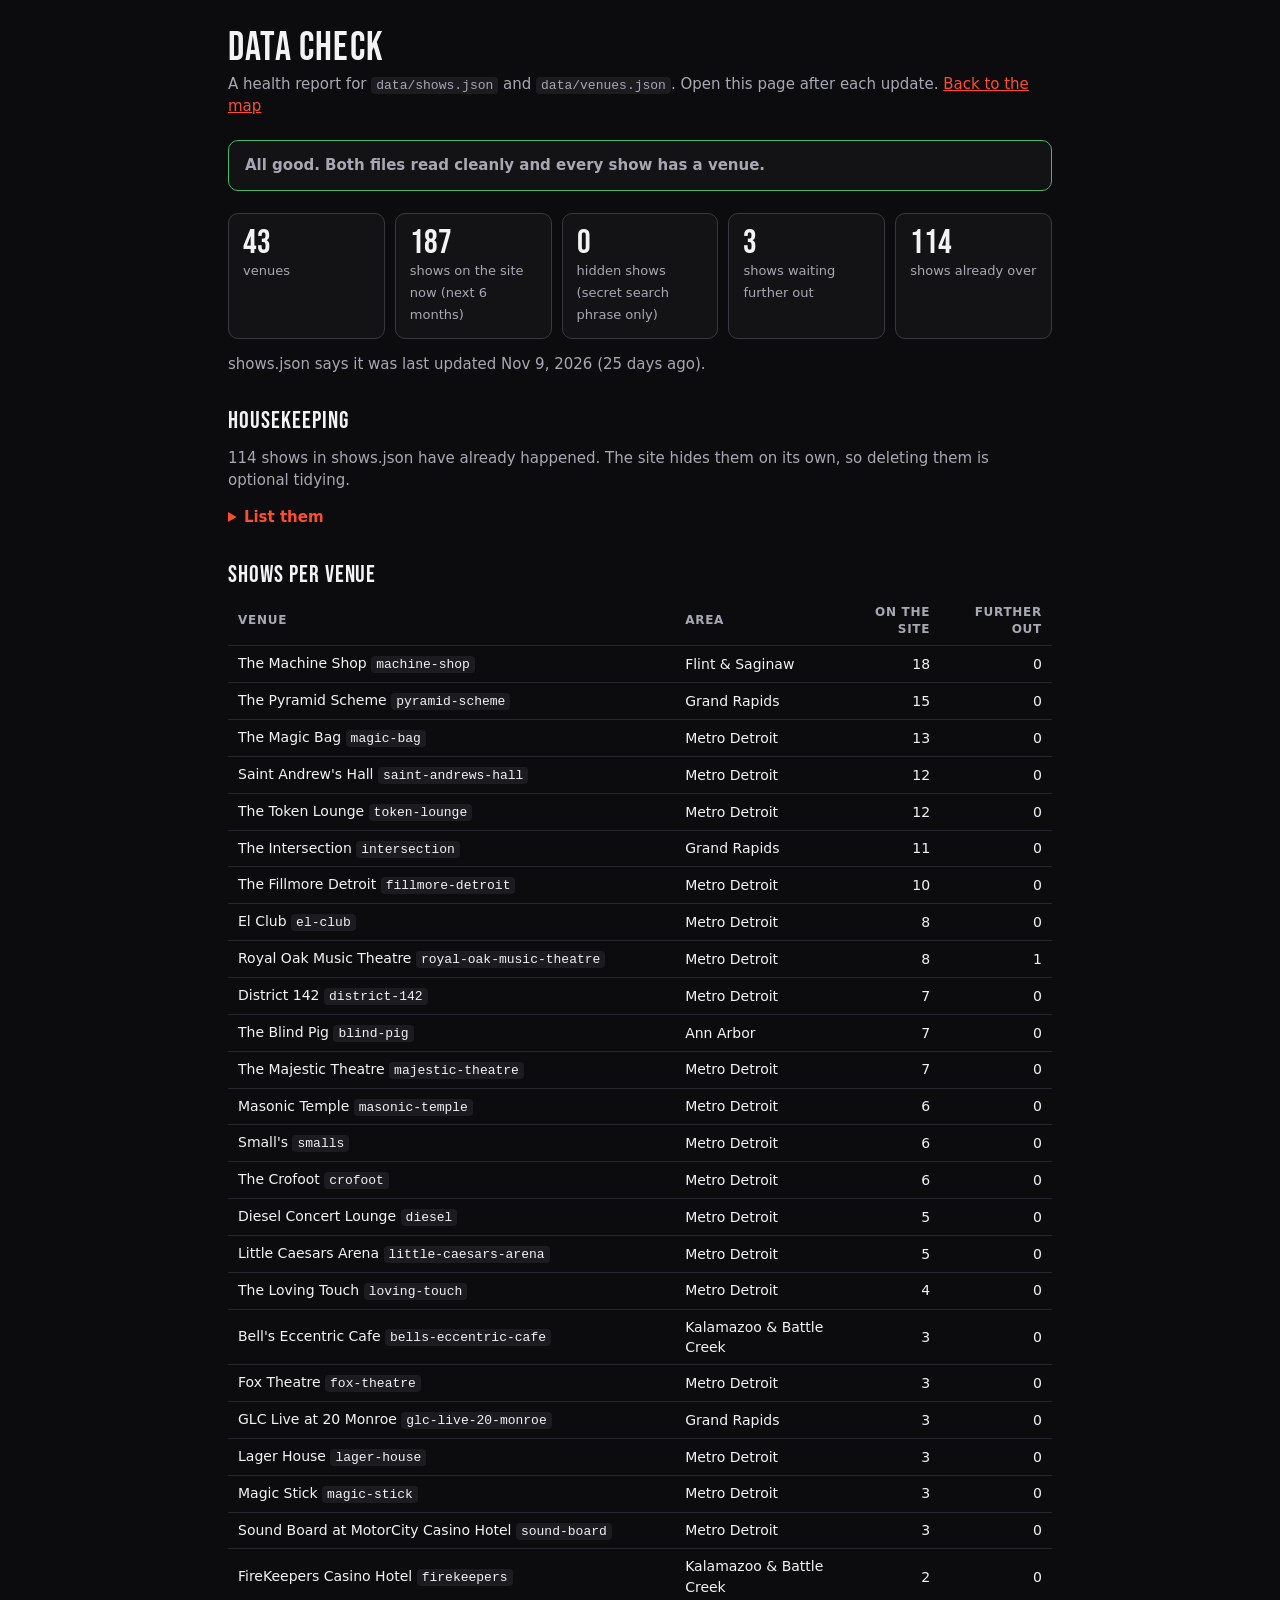
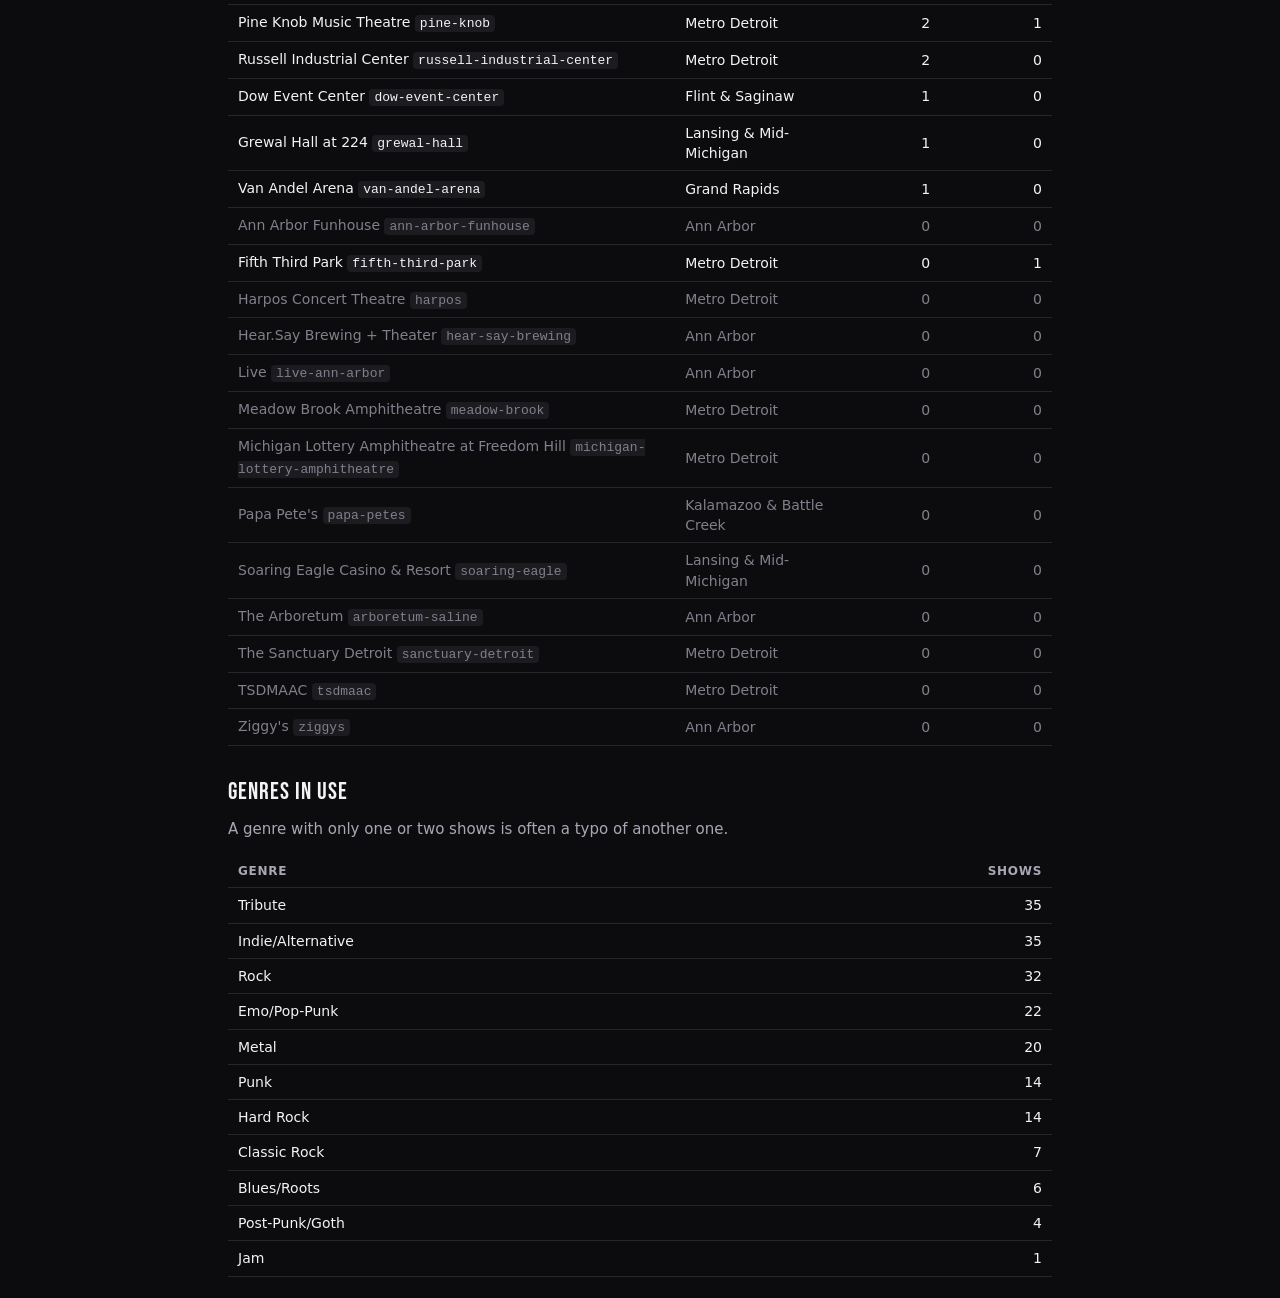
<file: check.html>
<!doctype html>
<html lang="en">
<head>
  <meta charset="utf-8">
  <meta name="viewport" content="width=device-width, initial-scale=1">
  <meta name="robots" content="noindex">
  <title>Data check — Detroit Rock</title>
  <link rel="preconnect" href="https://fonts.googleapis.com">
  <link rel="preconnect" href="https://fonts.gstatic.com" crossorigin>
  <link rel="stylesheet" href="https://fonts.googleapis.com/css2?family=Bebas+Neue&display=swap">
  <link rel="stylesheet" href="css/styles.css">
</head>
<body>
  <main class="check">
    <h1>Data check</h1>
    <p class="lede">A health report for <code>data/shows.json</code> and <code>data/venues.json</code>. Open this page after each update. <a href="./">Back to the map</a></p>
    <div id="report"><p>Checking the data…</p></div>
  </main>
  <script type="module" src="js/check.js"></script>
</body>
</html>
</file>
<file: css/styles.css>
/* Detroit Rock — one stylesheet for the map (index.html) and the data check page. */

:root {
  --bg: #0c0c0e;
  --panel: #131316;
  --panel-2: #1b1b20;
  --panel-3: #25252c;
  --line: #26262d;
  --line-2: #383842;
  --text: #f3f3f5;
  --muted: #a8a8b4;
  --faint: #80808c;
  --accent: #ff4d2e;
  --accent-ink: #1b0600;
  --accent-soft: rgba(255, 77, 46, 0.16);
  --amber: #ffc53d;
  --radius: 10px;
  --font: system-ui, -apple-system, "Segoe UI", Roboto, "Helvetica Neue", Arial, sans-serif;
  --display: "Bebas Neue", "Oswald", Impact, "Arial Narrow", sans-serif;
  color-scheme: dark;
}

*,
*::before,
*::after {
  box-sizing: border-box;
}

html,
body {
  height: 100%;
  margin: 0;
}

body {
  background: var(--bg);
  color: var(--text);
  font: 15px/1.45 var(--font);
  -webkit-text-size-adjust: 100%;
}

a {
  color: var(--accent);
}

button,
input,
select {
  font: inherit;
  color: inherit;
}

:focus-visible {
  outline: 2px solid var(--accent);
  outline-offset: 2px;
}

[hidden] {
  display: none !important;
}

/* ---------- layout ---------- */

body:has(.app) {
  overflow: hidden;
}

.app {
  display: grid;
  height: 100vh;
  height: 100dvh;
  grid-template-columns: minmax(340px, 430px) minmax(0, 1fr);
  grid-template-rows: auto minmax(0, 1fr);
  grid-template-areas:
    "top map"
    "results map";
}

.top {
  grid-area: top;
  padding: 16px 16px 12px;
  background: var(--panel);
  border-right: 1px solid var(--line);
}

.results {
  grid-area: results;
  display: flex;
  flex-direction: column;
  min-height: 0;
  background: var(--panel);
  border-right: 1px solid var(--line);
}

.mapwrap {
  grid-area: map;
  position: relative;
  min-height: 0;
  background: var(--bg);
}

#map {
  position: absolute;
  inset: 0;
  background: var(--bg);
}

/* ---------- masthead ---------- */

.masthead {
  display: grid;
  grid-template-columns: 1fr auto;
  align-items: center;
  gap: 2px 12px;
}

.brand {
  display: inline-flex;
  align-items: center;
  gap: 8px;
  justify-self: start;
  color: var(--text);
  text-decoration: none;
}

.brand__bolt {
  width: 26px;
  height: 26px;
  fill: var(--accent);
  flex: none;
}

.brand__name {
  font: 400 34px/1 var(--display);
  letter-spacing: 0.03em;
  text-transform: uppercase;
  padding-top: 3px;
}

.tagline {
  grid-column: 1 / -1;
  margin: 0;
  color: var(--muted);
  font-size: 12px;
  letter-spacing: 0.08em;
  text-transform: uppercase;
}

.viewswitch {
  display: none;
  border: 1px solid var(--line-2);
  border-radius: 8px;
  overflow: hidden;
}

.viewswitch button {
  padding: 7px 11px;
  border: 0;
  background: transparent;
  color: var(--muted);
  font-size: 13px;
  font-weight: 600;
  cursor: pointer;
}

.viewswitch button + button {
  border-left: 1px solid var(--line-2);
}

.viewswitch button[aria-pressed="true"] {
  background: var(--accent);
  color: var(--accent-ink);
}

/* ---------- filters ---------- */

.filters {
  display: grid;
  gap: 8px;
  margin-top: 14px;
}

.filters__search {
  position: relative;
}

.filters__search svg {
  position: absolute;
  left: 12px;
  top: 50%;
  width: 16px;
  height: 16px;
  transform: translateY(-50%);
  fill: none;
  stroke: var(--faint);
  stroke-width: 2;
  stroke-linecap: round;
  pointer-events: none;
}

.filters input[type="search"],
.filters select {
  width: 100%;
  height: 40px;
  border: 1px solid var(--line-2);
  border-radius: 8px;
  background-color: var(--panel-2);
  color: var(--text);
  font-size: 14px;
}

.filters input[type="search"] {
  padding: 0 12px 0 36px;
  -webkit-appearance: none;
  appearance: none;
}

.filters input[type="search"]::placeholder {
  color: var(--faint);
}

.filters__selects {
  display: grid;
  grid-template-columns: 1.15fr 1.15fr 1fr;
  gap: 8px;
}

.filters select {
  min-width: 0;
  padding: 0 24px 0 10px;
  -webkit-appearance: none;
  appearance: none;
  text-overflow: ellipsis;
  cursor: pointer;
  background-image: url("data:image/svg+xml,%3Csvg xmlns='http://www.w3.org/2000/svg' viewBox='0 0 12 8'%3E%3Cpath d='m1 1.5 5 5 5-5' fill='none' stroke='%23a8a8b4' stroke-width='1.8' stroke-linecap='round' stroke-linejoin='round'/%3E%3C/svg%3E");
  background-repeat: no-repeat;
  background-position: right 9px center;
  background-size: 11px;
}

.filters select.is-set {
  border-color: var(--accent);
  background-color: var(--accent-soft);
}

.filters input:focus-visible,
.filters select:focus-visible {
  outline-offset: 0;
  border-color: var(--accent);
}

/* ---------- results header ---------- */

.summary {
  display: flex;
  align-items: baseline;
  justify-content: space-between;
  gap: 12px;
  padding: 10px 16px;
  border-top: 1px solid var(--line);
  border-bottom: 1px solid var(--line);
}

.summary__count {
  margin: 0;
  color: var(--muted);
  font-size: 13px;
}

.summary__count strong {
  color: var(--text);
}

.linkbtn {
  padding: 0;
  border: 0;
  background: none;
  color: var(--accent);
  font-size: 13px;
  font-weight: 600;
  cursor: pointer;
  white-space: nowrap;
}

.linkbtn:hover {
  text-decoration: underline;
}

.venuechip {
  display: flex;
  align-items: center;
  gap: 10px;
  padding: 10px 10px 10px 13px;
  background: var(--panel-2);
  border-left: 3px solid var(--accent);
  border-bottom: 1px solid var(--line);
}

.venuechip__text {
  flex: 1;
  min-width: 0;
  display: grid;
  line-height: 1.3;
}

.venuechip__text span {
  color: var(--muted);
  font-size: 13px;
  overflow: hidden;
  text-overflow: ellipsis;
  white-space: nowrap;
}

.venuechip__close {
  flex: none;
  width: 34px;
  height: 34px;
  border: 1px solid var(--line-2);
  border-radius: 8px;
  background: transparent;
  color: var(--muted);
  cursor: pointer;
}

.venuechip__close:hover {
  color: var(--text);
  background: var(--panel-3);
}

.results__scroll {
  flex: 1;
  min-height: 0;
  overflow-y: auto;
  overscroll-behavior: contain;
  scrollbar-width: thin;
  scrollbar-color: var(--line-2) transparent;
}

.results__scroll:focus {
  outline: none;
}

/* ---------- show list ---------- */

.shows {
  margin: 0;
  padding: 0;
  list-style: none;
}

.month {
  position: sticky;
  top: 0;
  z-index: 2;
  display: flex;
  align-items: baseline;
  justify-content: space-between;
  padding: 9px 16px 6px;
  background: rgba(19, 19, 22, 0.94);
  backdrop-filter: blur(6px);
  border-bottom: 1px solid var(--line);
}

.month__name {
  font: 400 20px/1 var(--display);
  letter-spacing: 0.05em;
  text-transform: uppercase;
  margin: 0;
}

.month__count {
  color: var(--faint);
  font-size: 12px;
}

.show {
  display: grid;
  grid-template-columns: minmax(0, 1fr) auto;
  align-items: center;
  border-bottom: 1px solid var(--line);
}

.show:hover,
.show:focus-within {
  background: var(--panel-2);
}

.show__main {
  display: grid;
  grid-template-columns: 50px minmax(0, 1fr);
  gap: 12px;
  align-items: start;
  width: 100%;
  padding: 12px 6px 12px 16px;
  border: 0;
  background: none;
  text-align: left;
  cursor: pointer;
}

.show__main:focus-visible {
  outline-offset: -2px;
}

.show__date {
  display: grid;
  justify-items: center;
  padding: 5px 0 6px;
  border: 1px solid var(--line-2);
  border-radius: 8px;
  background: var(--bg);
  line-height: 1;
}

.show__dow,
.show__mon {
  font-size: 10.5px;
  font-weight: 700;
  letter-spacing: 0.08em;
  text-transform: uppercase;
}

.show__dow {
  color: var(--muted);
}

.show__mon {
  color: var(--accent);
}

.show__day {
  font: 400 27px/1 var(--display);
  padding: 3px 0 1px;
}

.show--today .show__date {
  border-color: var(--amber);
}

.show--today .show__dow {
  color: var(--amber);
}

.show__body {
  display: block;
  min-width: 0;
}

.show__artist {
  display: block;
  font-size: 16px;
  font-weight: 700;
  line-height: 1.25;
  overflow-wrap: anywhere;
}

.show__support {
  display: block;
  margin-top: 1px;
  color: var(--muted);
  font-size: 13.5px;
  overflow-wrap: anywhere;
}

.show__meta {
  display: block;
  margin-top: 4px;
  color: var(--muted);
  font-size: 13px;
}

.show__venue {
  color: var(--text);
  font-weight: 600;
}

.show__notes {
  display: block;
  margin-top: 3px;
  color: var(--faint);
  font-size: 12.5px;
}

.show__tags {
  display: flex;
  flex-wrap: wrap;
  gap: 5px;
  margin-top: 7px;
}

.tag {
  padding: 2px 7px;
  border: 1px solid var(--line-2);
  border-radius: 999px;
  color: var(--muted);
  font-size: 10.5px;
  font-weight: 700;
  letter-spacing: 0.06em;
  text-transform: uppercase;
  white-space: nowrap;
}

.tag--soldout {
  border-color: var(--amber);
  color: var(--amber);
}

.tag--alert {
  border-color: var(--accent);
  color: var(--accent);
}

.show--cancelled .show__artist {
  text-decoration: line-through;
  color: var(--muted);
}

.show__side {
  padding: 0 14px 0 6px;
}

.ticket {
  display: inline-block;
  padding: 7px 11px;
  border: 1px solid var(--accent);
  border-radius: 8px;
  color: var(--accent);
  font-size: 12.5px;
  font-weight: 700;
  text-decoration: none;
  white-space: nowrap;
}

.ticket:hover {
  background: var(--accent);
  color: var(--accent-ink);
}

.ticket--quiet {
  border-color: var(--line-2);
  color: var(--muted);
}

.ticket--quiet:hover {
  background: var(--panel-3);
  color: var(--text);
}

.empty {
  padding: 36px 24px;
  color: var(--muted);
  text-align: center;
}

.empty strong {
  display: block;
  margin-bottom: 4px;
  color: var(--text);
  font-size: 16px;
}

.empty .linkbtn {
  margin-top: 10px;
  font-size: 14px;
}

.fatal {
  margin: 16px;
  padding: 14px 16px;
  border: 1px solid var(--accent);
  border-radius: var(--radius);
  background: var(--accent-soft);
  overflow-wrap: anywhere;
}

.fatal strong {
  display: block;
  margin-bottom: 4px;
}

.foot {
  padding: 16px 16px 24px;
  color: var(--faint);
  font-size: 12px;
}

.foot p {
  margin: 0 0 4px;
}

.noscript {
  position: fixed;
  inset: auto 0 0 0;
  margin: 0;
  padding: 12px;
  background: var(--accent);
  color: var(--accent-ink);
  text-align: center;
  font-weight: 700;
}

/* ---------- map furniture ---------- */

.mapbtn {
  position: absolute;
  z-index: 500;
  top: 12px;
  left: 12px;
  padding: 7px 11px;
  border: 1px solid var(--line-2);
  border-radius: 8px;
  background: var(--panel-2);
  color: var(--text);
  font-size: 12.5px;
  font-weight: 600;
  cursor: pointer;
  box-shadow: 0 2px 10px rgba(0, 0, 0, 0.5);
}

.mapbtn:hover {
  background: var(--panel-3);
}

.maphint {
  position: absolute;
  z-index: 500;
  left: 50%;
  bottom: 30px;
  transform: translateX(-50%);
  width: max-content;
  max-width: calc(100% - 24px);
  margin: 0;
  padding: 7px 12px;
  border: 1px solid var(--line-2);
  border-radius: 999px;
  background: rgba(19, 19, 22, 0.92);
  color: var(--muted);
  font-size: 12.5px;
  text-align: center;
  pointer-events: none;
  transition: opacity 0.4s;
}

.maphint.is-gone {
  opacity: 0;
}

.mapfail {
  position: absolute;
  inset: 0;
  display: grid;
  place-items: center;
  padding: 24px;
  color: var(--muted);
  text-align: center;
}

/* Venue markers: a filled circle with the number of shows. */
.vm {
  display: grid;
  place-items: center;
  border: 2px solid var(--bg);
  border-radius: 50%;
  background: var(--accent);
  color: var(--accent-ink);
  font: 800 12px/1 var(--font);
  box-shadow: 0 2px 8px rgba(0, 0, 0, 0.7);
  cursor: pointer;
}

.vm--empty {
  border: 0;
  background: transparent;
  box-shadow: none;
}

.vm--empty span {
  width: 12px;
  height: 12px;
  border: 2px solid var(--bg);
  border-radius: 50%;
  background: #6a6a78;
}

.vm--active {
  border-color: #fff;
  box-shadow: 0 0 0 3px rgba(255, 255, 255, 0.35), 0 2px 8px rgba(0, 0, 0, 0.7);
}

.vm--active.vm--empty {
  box-shadow: none;
}

.vm--active.vm--empty span {
  border-color: #fff;
}

/* Clusters: several venues close together, with their shows added up. */
.vc {
  display: grid;
  place-items: center;
  border-radius: 50%;
  background: rgba(255, 77, 46, 0.28);
  cursor: pointer;
}

.vc span {
  display: grid;
  place-items: center;
  width: calc(100% - 12px);
  height: calc(100% - 12px);
  border: 2px solid var(--bg);
  border-radius: 50%;
  background: var(--accent);
  color: var(--accent-ink);
  font: 800 13px/1 var(--font);
  box-shadow: 0 2px 8px rgba(0, 0, 0, 0.7);
}

.vc--empty {
  background: rgba(106, 106, 120, 0.3);
}

.vc--empty span {
  background: #6a6a78;
  color: #fff;
}

/* ---------- Leaflet, restyled dark ---------- */

.leaflet-container {
  background: var(--bg);
  font: inherit;
}

/* Turns the standard light OpenStreetMap tiles into a dark map. */
.leaflet-tile-pane {
  filter: invert(1) hue-rotate(180deg) brightness(0.9) contrast(0.9) saturate(0.55);
}

.leaflet-bar {
  border: 1px solid var(--line-2) !important;
  box-shadow: 0 2px 10px rgba(0, 0, 0, 0.5) !important;
}

.leaflet-bar a,
.leaflet-bar a:hover {
  background: var(--panel-2);
  color: var(--text);
  border-bottom-color: var(--line-2);
}

.leaflet-bar a:hover {
  background: var(--panel-3);
}

.leaflet-bar a.leaflet-disabled {
  background: var(--panel);
  color: var(--faint);
}

.leaflet-container .leaflet-control-attribution {
  background: rgba(12, 12, 14, 0.78);
  color: var(--faint);
  font-size: 11px;
}

.leaflet-container .leaflet-control-attribution a {
  color: var(--muted);
}

.leaflet-popup-content-wrapper,
.leaflet-popup-tip {
  background: var(--panel-2);
  color: var(--text);
  box-shadow: 0 10px 30px rgba(0, 0, 0, 0.65);
}

.leaflet-popup-content-wrapper {
  border: 1px solid var(--line-2);
  border-radius: 12px;
}

.leaflet-popup-content {
  margin: 14px 16px 13px;
  font-size: 13.5px;
  line-height: 1.4;
}

.leaflet-container a.leaflet-popup-close-button {
  top: 4px;
  right: 4px;
  width: 28px;
  height: 28px;
  color: var(--muted);
  font: 20px/28px var(--font);
}

.leaflet-container a.leaflet-popup-close-button:hover {
  color: var(--text);
}

/* ".pop" in front of each rule outranks Leaflet's own popup paragraph spacing. */
.pop .pop__name {
  margin: 0 20px 2px 0;
  font-size: 16px;
  line-height: 1.25;
}

.pop .pop__addr,
.pop .pop__note,
.pop .pop__none,
.pop .pop__more {
  margin: 0;
  color: var(--muted);
}

.pop .pop__note {
  margin-top: 2px;
  font-size: 12.5px;
}

.pop .pop__shows {
  margin: 10px 0 0;
  padding: 0;
  list-style: none;
  border-top: 1px solid var(--line-2);
}

.pop .pop__shows li {
  display: grid;
  grid-template-columns: 82px minmax(0, 1fr);
  gap: 8px;
  padding: 5px 0;
  border-bottom: 1px solid var(--line-2);
}

.pop .pop__when {
  color: var(--accent);
  font-weight: 700;
  white-space: nowrap;
}

.pop .pop__none {
  margin-top: 10px;
}

.pop .pop__more {
  margin-top: 6px;
  font-size: 12.5px;
}

.pop .pop__actions {
  display: flex;
  flex-wrap: wrap;
  align-items: center;
  gap: 6px 14px;
  margin: 11px 0 0;
}

.pop__all {
  padding: 6px 10px;
  border: 0;
  border-radius: 7px;
  background: var(--accent);
  color: var(--accent-ink);
  font-size: 12.5px;
  font-weight: 700;
  cursor: pointer;
}

.leaflet-container .pop__actions a {
  color: var(--accent);
  font-weight: 600;
}

/* ---------- phones and narrow windows ---------- */

@media (max-width: 820px) {
  .app {
    grid-template-columns: minmax(0, 1fr);
    grid-template-rows: auto 40dvh minmax(0, 1fr);
    grid-template-areas:
      "top"
      "map"
      "results";
  }

  .app[data-view="map"] {
    grid-template-rows: auto minmax(0, 1fr);
    grid-template-areas:
      "top"
      "map";
  }

  .app[data-view="map"] .results,
  .app[data-view="list"] .mapwrap {
    display: none;
  }

  .app[data-view="list"] {
    grid-template-rows: auto minmax(0, 1fr);
    grid-template-areas:
      "top"
      "results";
  }

  .top {
    padding: 10px 12px;
    border-right: 0;
  }

  .results {
    border-right: 0;
  }

  .brand__name {
    font-size: 28px;
  }

  .brand__bolt {
    width: 22px;
    height: 22px;
  }

  .tagline {
    display: none;
  }

  .viewswitch {
    display: inline-flex;
  }

  /* Two rows of two: search + area, then when + genre. */
  .filters {
    grid-template-columns: minmax(0, 1fr) minmax(0, 1fr);
    margin-top: 9px;
    gap: 7px;
  }

  .filters__selects {
    display: contents;
  }

  .summary {
    padding: 8px 12px;
    border-top: 0;
  }

  .month {
    padding-left: 12px;
    padding-right: 12px;
  }

  .show__main {
    padding-left: 12px;
  }

  .show__side {
    padding-right: 12px;
  }

  .maphint {
    bottom: 22px;
  }
}

/* iPhones zoom the page when a field's text is smaller than 16px. */
@supports (-webkit-touch-callout: none) {
  .filters input[type="search"],
  .filters select {
    font-size: 16px;
  }
}

@media (prefers-reduced-motion: reduce) {
  * {
    transition: none !important;
    scroll-behavior: auto !important;
  }
}

/* ---------- data check page (check.html) ---------- */

.check {
  max-width: 860px;
  margin: 0 auto;
  padding: 28px 18px 60px;
}

.check h1 {
  margin: 0;
  font: 400 40px/1 var(--display);
  letter-spacing: 0.03em;
  text-transform: uppercase;
}

.check h2 {
  margin: 34px 0 10px;
  font: 400 24px/1 var(--display);
  letter-spacing: 0.04em;
  text-transform: uppercase;
}

.check p {
  color: var(--muted);
}

.check .lede {
  margin: 6px 0 0;
}

.stats {
  display: grid;
  grid-template-columns: repeat(auto-fit, minmax(150px, 1fr));
  gap: 10px;
  margin-top: 22px;
}

.stat {
  padding: 12px 14px;
  border: 1px solid var(--line-2);
  border-radius: var(--radius);
  background: var(--panel);
}

.stat b {
  display: block;
  font: 400 34px/1 var(--display);
}

.stat span {
  color: var(--muted);
  font-size: 13px;
}

.verdict {
  margin-top: 22px;
  padding: 14px 16px;
  border: 1px solid var(--line-2);
  border-radius: var(--radius);
  background: var(--panel);
  font-weight: 600;
}

.verdict--ok {
  border-color: #3fb96b;
  color: #7fe0a3;
}

.verdict--warn {
  border-color: var(--amber);
  color: var(--amber);
}

.verdict--bad {
  border-color: var(--accent);
  background: var(--accent-soft);
  color: var(--text);
}

.issues {
  margin: 0;
  padding: 0;
  list-style: none;
}

.issues li {
  padding: 10px 12px;
  border: 1px solid var(--line-2);
  border-left-width: 4px;
  border-radius: 8px;
  background: var(--panel);
  overflow-wrap: anywhere;
}

.issues li + li {
  margin-top: 8px;
}

.issues .is-error {
  border-left-color: var(--accent);
}

.issues .is-warning {
  border-left-color: var(--amber);
}

.issues small {
  display: block;
  color: var(--muted);
}

.table {
  width: 100%;
  border-collapse: collapse;
  font-size: 14px;
}

.table th,
.table td {
  padding: 7px 10px;
  border-bottom: 1px solid var(--line);
  text-align: left;
}

.table th {
  color: var(--muted);
  font-size: 12px;
  letter-spacing: 0.06em;
  text-transform: uppercase;
}

.table td.num,
.table th.num {
  text-align: right;
  font-variant-numeric: tabular-nums;
}

.table tr.is-zero td {
  color: var(--faint);
}

.check details {
  margin-top: 8px;
}

.check summary {
  cursor: pointer;
  color: var(--accent);
  font-weight: 600;
}

.check code {
  padding: 1px 5px;
  border-radius: 4px;
  background: var(--panel-2);
  font-size: 13px;
}
</file>
